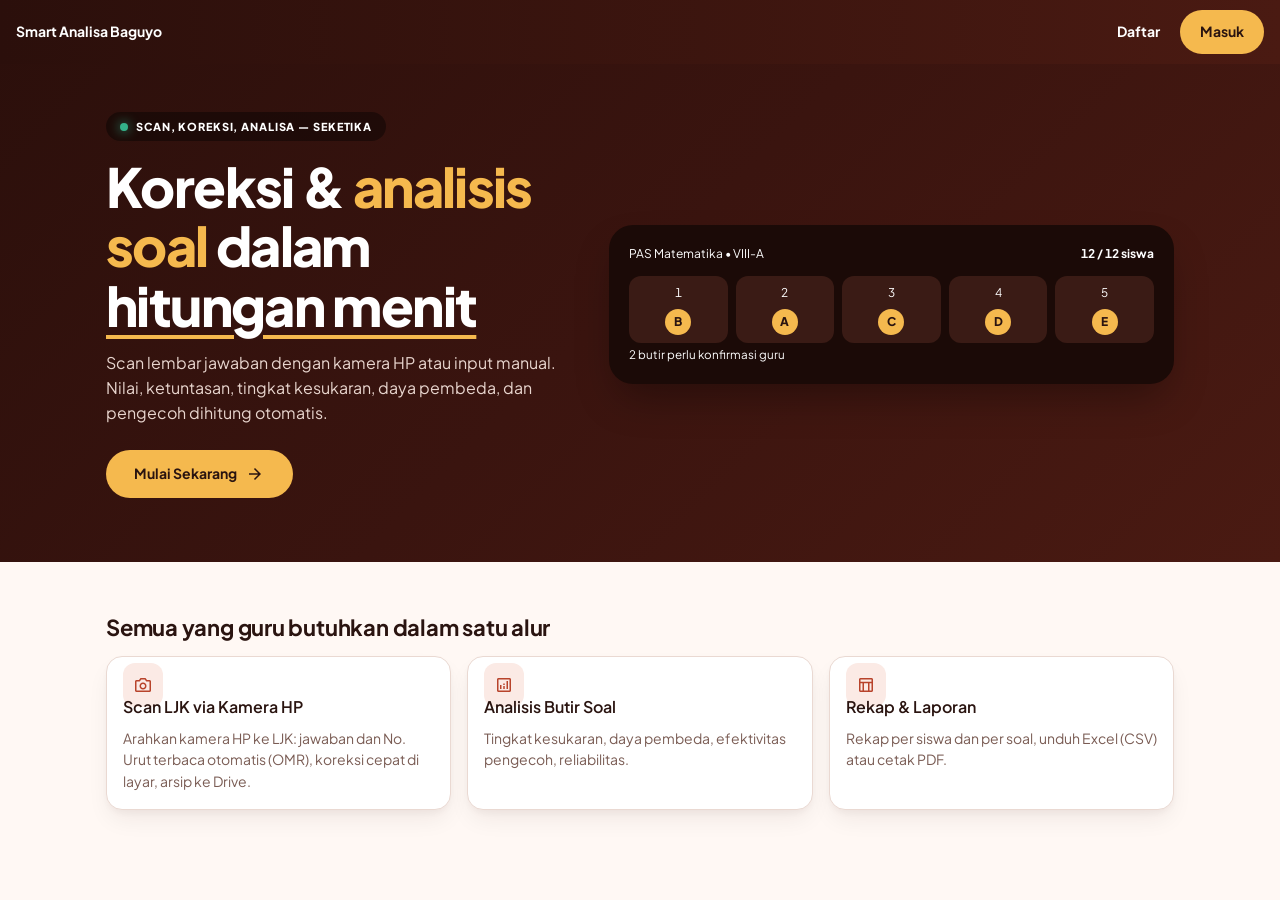
<file: index.html>
<!DOCTYPE html>
<html lang="id" data-theme="light">
<head>
<meta charset="UTF-8">
<meta name="viewport" content="width=device-width, initial-scale=1, viewport-fit=cover">
<meta name="theme-color" content="#2B0F0B">
<title>Smart Analisa Baguyo</title>
<link rel="icon" href="data:image/svg+xml,%3Csvg xmlns='http://www.w3.org/2000/svg' viewBox='0 0 32 32'%3E%3Crect width='32' height='32' rx='8' fill='%23B8432B'/%3E%3Cpath d='M9 17l5 5 9-11' fill='none' stroke='%23fff' stroke-width='3'/%3E%3C/svg%3E">
<link rel="preconnect" href="https://script.google.com"><link rel="preconnect" href="https://script.googleusercontent.com"><link rel="preconnect" href="https://fonts.googleapis.com"><link rel="preconnect" href="https://fonts.gstatic.com" crossorigin>
<link href="https://fonts.googleapis.com/css2?family=Plus+Jakarta+Sans:wght@400;500;600;700;800&display=swap" rel="stylesheet">
<link href="https://fonts.googleapis.com/css2?family=Material+Symbols+Outlined&display=block" rel="stylesheet">
<link rel="stylesheet" href="css/style.css">
</head>
<body>
<div id="sysBar" class="sysbar" hidden></div>
<!-- ═══ LANDING (publik) ═══ -->
<div id="v-landing" class="view">
  <header class="lh"><b>Smart Analisa Baguyo</b><span><button class="btn gh" style="color:#fff" onclick="show('reg')">Daftar</button><button class="btn am" onclick="show('login')">Masuk</button></span></header>
  <section class="hero">
    <div class="wrap hg">
      <div>
        <span class="eyebrow"><i class="dot"></i>SCAN, KOREKSI, ANALISA — SEKETIKA</span>
        <h1>Koreksi &amp; <em>analisis soal</em> dalam <u>hitungan menit</u></h1>
        <p>Scan lembar jawaban dengan kamera HP atau input manual. Nilai, ketuntasan, tingkat kesukaran, daya pembeda, dan pengecoh dihitung otomatis.</p>
        <div class="acts"><button class="btn am lg" onclick="show('login')">Mulai Sekarang <span class="ms">arrow_forward</span></button></div>
      </div>
      <div class="prev"><div class="pk"><span>PAS Matematika • VIII-A</span><b>12 / 12 siswa</b></div>
        <div class="pm"><i>1<s>B</s></i><i>2<s>A</s></i><i>3<s>C</s></i><i>4<s>D</s></i><i>5<s>E</s></i></div>
        <small>2 butir perlu konfirmasi guru</small></div>
    </div>
  </section>
  <section class="wrap sec"><h2>Semua yang guru butuhkan dalam satu alur</h2>
    <div class="g3">
      <div class="card"><span class="ms ic">photo_camera</span><h3>Scan LJK via Kamera HP</h3><p class="mu">Arahkan kamera HP ke LJK: jawaban dan No. Urut terbaca otomatis (OMR), koreksi cepat di layar, arsip ke Drive.</p></div>
      <div class="card"><span class="ms ic">analytics</span><h3>Analisis Butir Soal</h3><p class="mu">Tingkat kesukaran, daya pembeda, efektivitas pengecoh, reliabilitas.</p></div>
      <div class="card"><span class="ms ic">table_chart</span><h3>Rekap &amp; Laporan</h3><p class="mu">Rekap per siswa dan per soal, unduh Excel (CSV) atau cetak PDF.</p></div>
    </div></section>
</div>

<!-- ═══ LOGIN ═══ -->
<div id="v-login" class="view" hidden>
  <div class="lg-box card">
    <b class="brand">Smart Analisa Baguyo</b><h2>Masuk</h2>
    <form onsubmit="return doLogin(event)">
      <label for="un">Username</label><input id="un" autocomplete="username" autocapitalize="none" required placeholder="Username"><label for="pin">Password</label>
      <input id="pin" type="password" autocomplete="current-password" required placeholder="Password">
      <button class="btn pri lg" id="bLogin" type="submit">Masuk</button>
    </form>
    <button class="btn gh" onclick="show('reg')">Belum punya akun? Daftar</button><button class="btn gh" onclick="show('landing')">← Kembali</button>
  </div>
</div>

<!-- ═══ DAFTAR (menunggu persetujuan admin) ═══ -->
<div id="v-reg" class="view" hidden>
  <div class="lg-box card"><b class="brand">Smart Analisa Baguyo</b><h2>Daftar Akun</h2><p class="mu">Akun aktif setelah disetujui Superadmin atau Admin.</p>
    <form onsubmit="return doReg(event)">
      <label for="rg_n">Nama lengkap</label><input id="rg_n" required maxlength="80" autocomplete="name">
      <label for="rg_u">Username</label><input id="rg_u" required maxlength="20" autocapitalize="none" autocomplete="username" placeholder="huruf kecil, angka, titik">
      <label for="rg_e">Email (opsional)</label><input id="rg_e" type="email" maxlength="80">
      <label for="rg_s">Sekolah</label><input id="rg_s" maxlength="80">
      <label for="rg_p">Peran</label><select id="rg_p"><option>Guru</option><option>Operator</option></select>
      <label for="rg_w">Password (min. 8 karakter)</label><input id="rg_w" type="password" minlength="8" required autocomplete="new-password">
      <button class="btn pri lg" id="bReg" type="submit">Kirim Pendaftaran</button>
    </form><button class="btn gh" onclick="show('login')">← Sudah punya akun? Masuk</button></div>
</div>

<!-- ═══ APLIKASI (semua halaman sudah ada di DOM → navigasi 0 ms) ═══ -->
<div id="v-app" class="view" hidden>
  <aside class="side"><b class="brand">Smart Analisa<br><small>BAGUYO ASSESSOR</small></b><nav id="navS"></nav>
    <div class="sf"><button class="nl" onclick="theme()"><span class="ms">dark_mode</span>Mode Gelap</button><button class="nl" onclick="logout()"><span class="ms">logout</span>Keluar</button></div></aside>
  <div class="main">
    <header class="top"><div><small class="mu">Ujian aktif</small><select id="selUj" onchange="setCur(this.value)" aria-label="Pilih ujian"></select></div>
      <div class="tr"><button class="ib" onclick="go('laporan')" aria-label="Laporan"><span class="ms">print</span></button><button class="ib dm" onclick="theme()" aria-label="Mode gelap"><span class="ms">dark_mode</span></button><button id="uName" class="chip" onclick="acctDlg()" aria-label="Akun"></button></div></header>
    <main>
      <section id="p-dashboard" class="pg"></section><section id="p-ujian" class="pg"></section>
      <section id="p-scan" class="pg"></section><section id="p-rekap" class="pg"></section>
      <section id="p-analisis" class="pg"></section><section id="p-siswa" class="pg"></section><section id="p-pengguna" class="pg"></section><section id="p-laporan" class="pg"></section>
    </main>
  </div>
  <nav id="navB" class="bot"></nav>
</div>

<div id="mdl" hidden onclick="if(event.target===this)closeModal()"><div class="mbox" role="dialog" aria-modal="true" aria-labelledby="mT"><div class="row"><h3 id="mT"></h3><button class="ib" onclick="closeModal()" aria-label="Tutup"><span class="ms">close</span></button></div><div id="mB"></div></div></div>
<div id="ljkPrint" aria-hidden="true"></div>
<div id="toast" role="status" aria-live="polite"></div>
<script>
/* Penjaga galat: layar tidak pernah kosong tanpa penjelasan */
(function(){function bar(m){var d=document.getElementById('errbar');if(!d){d=document.createElement('div');d.id='errbar';d.className='sysbar';d.style.cursor='pointer';d.onclick=function(){d.remove();};document.body.appendChild(d);}d.textContent=m+' (ketuk untuk menutup)';}
window.addEventListener('error',function(e){bar('Galat skrip: '+(e.message||'tidak diketahui')+' (baris '+(e.lineno||'?')+')');});
window.addEventListener('unhandledrejection',function(e){bar('Galat: '+((e.reason&&e.reason.message)||e.reason));});
window.addEventListener('load',function(){setTimeout(function(){if(typeof show!=='function')bar('Skrip aplikasi belum termuat. Pastikan folder js/ (config.js, api.js, omr.js, app.js) ikut ter-upload.');},1500);});})();
</script>
<script defer src="js/config.js"></script>
<script defer src="js/api.js"></script>
<script defer src="js/omr.js"></script>
<script defer src="js/app.js"></script>
</body>
</html>
</file>
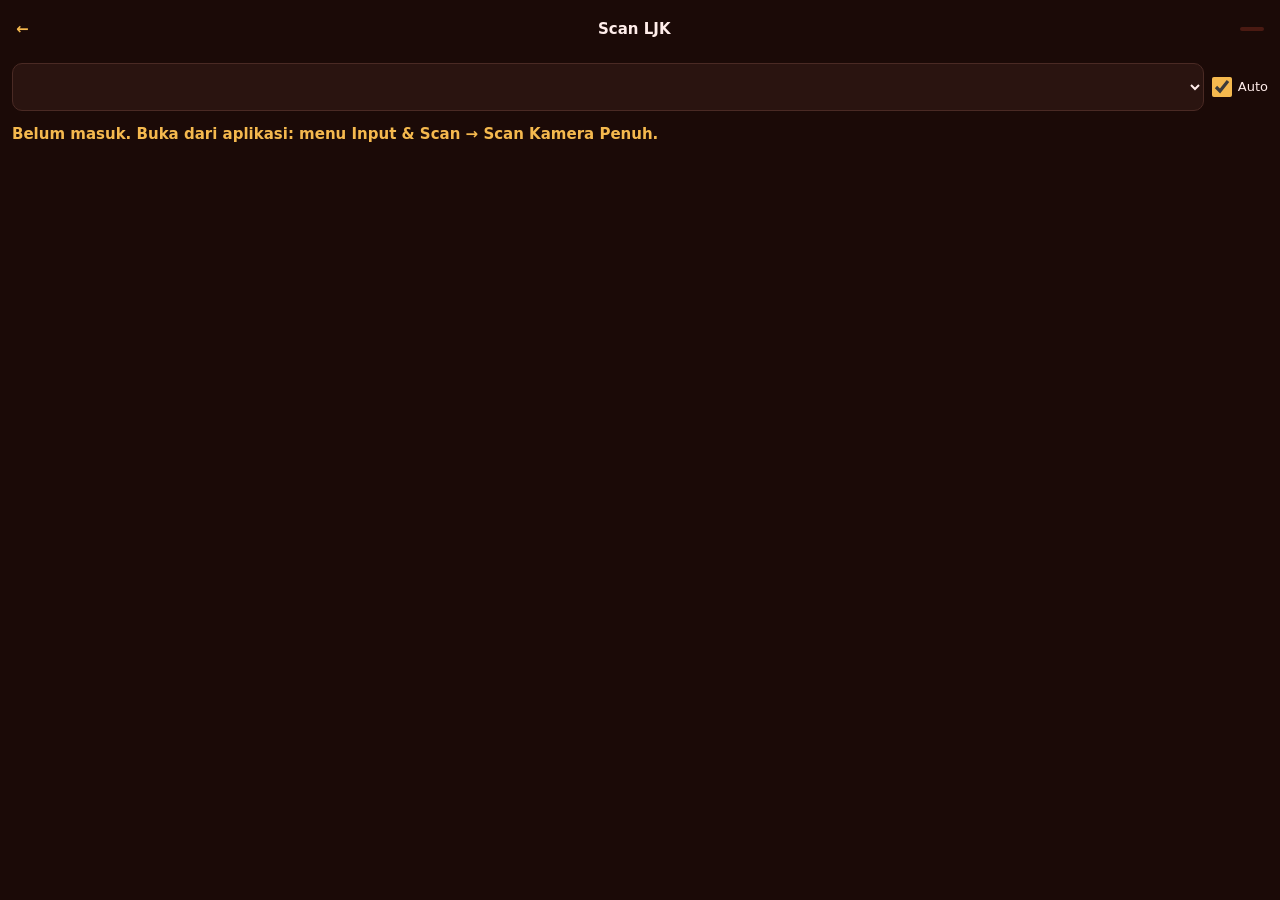
<file: scanner.html>
<!DOCTYPE html><html lang="id"><head><meta charset="UTF-8"><meta name="viewport" content="width=device-width,initial-scale=1,viewport-fit=cover"><title>Scan LJK — Smart Analisa Baguyo</title>
<style>*{box-sizing:border-box;margin:0}body{font:15px/1.5 system-ui,sans-serif;background:#1B0A07;color:#FFEDEA;min-height:100vh;padding:max(8px,env(safe-area-inset-top)) 12px 24px}[hidden]{display:none!important}
header{display:flex;justify-content:space-between;align-items:center;padding:10px 4px;font-weight:700;gap:8px}#prog{background:#4A1A12;border-radius:99px;padding:2px 12px;color:#F5B94E;white-space:nowrap}
#cam{position:relative;border-radius:20px;overflow:hidden;background:#000;min-height:160px}#vid{width:100%;display:block}#ov{position:absolute;inset:0;width:100%;height:100%;pointer-events:none}
.bar{display:flex;gap:8px;align-items:center;margin:12px 0}select{flex:1;min-height:48px;border-radius:10px;border:1px solid #4A2A24;background:#2A1410;color:inherit;padding:0 10px;font:inherit;min-width:0}
button{min-height:48px;border:0;border-radius:99px;padding:0 20px;font:700 15px system-ui;background:#F5B94E;color:#2A1410;cursor:pointer}button.g{background:#4A1A12;color:#fff}button:disabled{opacity:.5}
#st{min-height:44px;color:#E8D5CE;font-weight:600}#st.o{color:#7fe3bf}#st.w{color:#F5B94E}.row{display:flex;gap:8px;flex-wrap:wrap;margin-top:8px}label.a{display:flex;gap:6px;align-items:center;font-size:13px;white-space:nowrap}label.a input{width:20px;height:20px;accent-color:#F5B94E}
#res{background:#2A1410;border:1px solid #4A2A24;border-radius:16px;padding:14px;margin-top:12px}#res h3{font-size:16px;margin-bottom:6px}.tgs{display:flex;gap:6px;flex-wrap:wrap;margin:8px 0}.tg{border-radius:99px;padding:2px 10px;font-size:12px;font-weight:700;background:#4A1A12}.tg.ok{background:#0b7a58}.tg.wr{background:#8a5a0a}
.fx{display:flex;align-items:center;gap:6px;padding:6px 0;border-top:1px solid #4A2A24;flex-wrap:wrap}.fx b{width:30px;color:#F5B94E;text-align:right}.fx button{min-height:40px;width:40px;padding:0;border-radius:50%;background:#4A1A12;color:#fff}.fx button.on{background:#F5B94E;color:#2A1410}.fx small{color:#D9B8B0;margin-left:auto}.fx input.sv{width:76px;min-height:40px;border-radius:10px;border:1px solid #4A2A24;background:#2A1410;color:inherit;padding:0 8px;font:inherit}
#thumb{width:100%;border-radius:10px;margin-top:8px}</style></head><body>
<header><a href="index.html#/scan" style="color:#F5B94E;text-decoration:none" aria-label="Kembali ke aplikasi">←</a><span id="ttl">Scan LJK</span><span id="prog"></span></header>
<div id="cam" hidden><video id="vid" playsinline muted></video><canvas id="ov"></canvas></div>
<div class="bar"><select id="sel" aria-label="Siswa"></select><label class="a"><input type="checkbox" id="auto" checked>Auto</label></div>
<p id="st">Memuat…</p>
<div class="row"><button id="bStart" hidden>Mulai Kamera</button><button id="bShot" class="g" hidden>Ambil Sekarang</button></div>
<div id="res" hidden></div>
<script src="js/config.js"></script><script src="js/api.js"></script><script src="js/omr.js"></script>
<script>
/* ═════════ Halaman scanner (hosting terpisah, mis. GitHub Pages) ═════════ */
const HS = new URLSearchParams(location.hash.slice(1)), UJ = HS.get('u'), $ = i => document.getElementById(i);
try { Auth.token = HS.get('t') || localStorage.getItem('sab_t') || ''; } catch (e) { Auth.token = HS.get('t') || ''; }   // satu origin dengan aplikasi → token dibaca dari penyimpanan browser
const st = (m, c) => { $('st').textContent = m; $('st').className = c || ''; };
let D = null, cur = null, stream = null, loop = 0, busy = false, okN = 0, lastC = null, pend = null, cool = 0, lc = null;
async function init() {
  if (!API_OK) return st('API_URL belum diisi di js/config.js.', 'w');
  if (!Auth.token || !UJ) return st('Belum masuk. Buka dari aplikasi: menu Input & Scan → Scan Kamera Penuh.', 'w');
  try {
    const r = await api('scanData', { ujian: UJ });
    if (!r.success) return st(r.code === 'AUTH' ? 'Sesi berakhir. Masuk ulang di aplikasi.' : r.message, 'w');
    D = r.data; $('ttl').textContent = D.nama + ' • ' + D.kelas; nextS(); draw(); $('bStart').hidden = false; st('Ketuk Mulai Kamera, lalu arahkan ke LJK sampai 4 kotak hitam sudut terlihat.');
  } catch (e) { st('Tidak dapat terhubung ke server. Periksa internet lalu muat ulang.', 'w'); }
}
function nextS() { const n = D.siswa.find(s => !s.done); if (n) cur = n.id; else if (!cur && D.siswa[0]) cur = D.siswa[0].id; }
function draw() { $('prog').textContent = D.siswa.filter(s => s.done).length + '/' + D.siswa.length; const s = $('sel'); s.innerHTML = ''; D.siswa.forEach((x, i) => s.add(new Option((x.done ? '✓ ' : '') + (i + 1) + '. ' + x.nama, x.id))); s.value = cur; }
$('sel').onchange = e => { cur = e.target.value; };
$('bStart').onclick = async () => {
  if (!(navigator.mediaDevices && navigator.mediaDevices.getUserMedia)) return st('Halaman ini tidak diizinkan memakai kamera. Buka lewat alamat HTTPS (GitHub Pages), bukan file lokal atau http.', 'w');
  try {
    const tries = [{ video: { facingMode: { ideal: 'environment' }, width: { ideal: 1920 }, height: { ideal: 1080 } }, audio: false }, { video: { facingMode: 'environment' }, audio: false }, { video: true, audio: false }];
    let err = null; for (const c of tries) { try { stream = await navigator.mediaDevices.getUserMedia(c); err = null; break; } catch (e) { err = e; if (['NotAllowedError', 'NotFoundError', 'NotReadableError', 'SecurityError'].includes(e.name)) break; } }
    if (!stream) throw err || new Error('x');
    try { await stream.getVideoTracks()[0].applyConstraints({ advanced: [{ focusMode: 'continuous' }] }); } catch (e) {}
    const v = $('vid'); v.srcObject = stream; await v.play(); $('cam').hidden = false; $('bStart').hidden = true; $('bShot').hidden = false; okN = 0; tick(); st('Arahkan ke LJK…');
  } catch (e) { st({ NotAllowedError: 'Izin kamera ditolak. Izinkan kamera untuk situs ini di pengaturan browser, lalu muat ulang.', NotFoundError: 'Perangkat tidak punya kamera.', NotReadableError: 'Kamera sedang dipakai aplikasi lain.' }[e.name] || 'Kamera tidak tersedia (' + (e.name || '?') + '). Pastikan halaman dibuka lewat HTTPS.', 'w'); }
};
function guide(det, w, h) {
  const o = $('ov'); o.width = w; o.height = h; const c = o.getContext('2d'); c.lineWidth = 3;
  if (det) { c.strokeStyle = '#34B38A'; c.fillStyle = 'rgba(52,179,138,.18)'; c.beginPath(); det.pts.forEach((p, i) => i ? c.lineTo(p.x, p.y) : c.moveTo(p.x, p.y)); c.closePath(); c.fill(); c.stroke(); }
  else { const mh = Math.min(h * 0.92, w * 0.7 * 1.414), bw = mh / 1.414; c.strokeStyle = 'rgba(255,255,255,.7)'; c.setLineDash([10, 8]); c.strokeRect((w - bw) / 2, (h - mh) / 2, bw, mh); }
}
function tick() {
  if (!stream) return; const v = $('vid');
  if (v.videoWidth && !busy) {
    const w = 480, h = Math.round(w * v.videoHeight / v.videoWidth); lc = lc || document.createElement('canvas'); lc.width = w; lc.height = h; const x = lc.getContext('2d', { willReadFrequently: true }); x.drawImage(v, 0, 0, w, h);
    let det = null; try { det = findMarkers(toGray(x.getImageData(0, 0, w, h)), w); } catch (e) {} guide(det, w, h);
    if (!det) { okN = 0; lastC = null; st('Arahkan ke LJK — 4 kotak hitam sudut harus terlihat'); }
    else if (det.frac < 0.28) { okN = 0; st('Dekatkan kamera sampai LJK memenuhi layar', 'w'); }
    else { const c = det.pts.reduce((a, p) => ({ x: a.x + p.x / 4, y: a.y + p.y / 4 }), { x: 0, y: 0 }); okN = lastC && Math.hypot(c.x - lastC.x, c.y - lastC.y) < w * 0.02 ? okN + 1 : 1; lastC = c;
      if (pend) st('Periksa hasil di bawah, lalu Simpan atau Ulangi', 'o');
      else if (okN >= 5 && Date.now() > cool) { st('Membaca…', 'o'); return shot(); }
      else st('LJK terdeteksi — tahan stabil…', 'o'); }
  }
  loop = setTimeout(tick, 250);
}
$('bShot').onclick = () => shot();
function shot() {
  if (busy) return; busy = true; const v = $('vid'), r = Math.min(1, 1600 / Math.max(v.videoWidth, v.videoHeight)), c = document.createElement('canvas'); c.width = Math.round(v.videoWidth * r); c.height = Math.round(v.videoHeight * r); c.getContext('2d').drawImage(v, 0, 0, c.width, c.height);
  setTimeout(() => { try { const res = scanGray(toGray(c.getContext('2d').getImageData(0, 0, c.width, c.height)), D.spec); if (!res.ok) { st(res.why, 'w'); } else show(res); } catch (e) { st('Gagal membaca: ' + e.message, 'w'); } finally { busy = false; if (stream && !pend) { clearTimeout(loop); loop = setTimeout(tick, 400); } } }, 20);
}
function show(r) {
  const ss = D.siswa; let who = '';
  if (r.noUrut !== null && r.noUrut >= 1 && r.noUrut <= ss.length) { cur = ss[r.noUrut - 1].id; who = 'No. Urut ' + r.noUrut + ' → ' + ss[r.noUrut - 1].nama; } else who = 'No. Urut tidak terbaca — memakai siswa terpilih: ' + (ss.find(s => s.id === cur) || {}).nama;
  const cv = document.createElement('canvas'); cv.width = r.wg.w; cv.height = r.wg.h; const cx = cv.getContext('2d'), im = cx.createImageData(r.wg.w, r.wg.h);
  for (let i = 0, j = 0; i < r.wg.d.length; i++, j += 4) { im.data[j] = im.data[j + 1] = im.data[j + 2] = r.wg.d[i]; im.data[j + 3] = 255; } cx.putImageData(im, 0, 0);
  const jpg = cv.toDataURL('image/jpeg', 0.55), ans = {}, skor = {}, flag = {}, hasPG = Object.keys(r.q).length > 0;
  Object.keys(r.q).forEach(n => { const q = r.q[n]; if (q.a) ans[n] = q.a; if (q.st !== 'ok') flag[n] = q.st; });
  Object.keys(r.s).forEach(n => { const q = r.s[n]; if (q.v !== null) skor[n] = q.v; if (q.st !== 'ok') flag[n] = q.st; });
  paintRead(cx, D.spec, r);
  pend = { ans: ans, skor: skor, flag: flag, hasPG: hasPG, total: Object.keys(r.q).length + Object.keys(r.s).length, page: r.page, pages: r.pages, jpg: jpg, ov: cv.toDataURL('image/jpeg', 0.6), who: who, lc: r.lowContrast }; navigator.vibrate && navigator.vibrate(60); paint();
  const bad = Object.keys(flag).filter(k => flag[k] !== 'kosong').length; if ($('auto').checked && !bad && (Object.keys(ans).length || Object.keys(skor).length)) save();
}
const itMax = no => { const it = D.items.find(x => x.no === no); return it ? it.max : 99; };
function paint() {
  const p = pend, ks = Object.keys(p.flag), bad = ks.filter(k => p.flag[k] !== 'kosong'), rs = $('res'); rs.hidden = false;
  rs.innerHTML = '<h3>' + p.who + (p.pages > 1 ? ' • halaman ' + p.page + '/' + p.pages : '') + '</h3><div class="tgs"><span class="tg ok">' + (p.total - ks.length) + ' terbaca</span><span class="tg wr">' + bad.length + ' perlu dicek</span><span class="tg">' + (ks.length - bad.length) + ' kosong</span></div>' + (p.pages > 1 ? '<p style="color:#D9B8B0;font-size:13px">LJK berhalaman banyak: pindai tiap halaman, hasil digabung untuk siswa yang sama.</p>' : '') + (p.lc ? '<p style="color:#F5B94E">Foto kurang kontras — periksa teliti atau foto ulang.</p>' : '')
    + ks.map(k => { const n = +k; return n <= 100
      ? '<div class="fx"><b>' + noLabel(n) + '</b>' + ['A', 'B', 'C', 'D', 'E'].map(l => '<button data-k="' + k + '" data-l="' + l + '" class="' + (p.ans[k] === l ? 'on' : '') + '">' + l + '</button>').join('') + '<small>' + p.flag[k] + '</small></div>'
      : '<div class="fx"><b>' + noLabel(n) + '</b><input class="sv" data-k="' + k + '" type="number" inputmode="decimal" min="0" max="' + itMax(n) + '" step="0.5" value="' + (p.skor[k] === undefined ? '' : p.skor[k]) + '" aria-label="Skor ' + noLabel(n) + '"> / ' + itMax(n) + '<small>' + p.flag[k] + '</small></div>'; }).join('')
    + '<img id="thumb" alt="Hasil bacaan" src="' + p.ov + '"><div class="row"><button id="bSave">Simpan &amp; Lanjut</button><button class="g" id="bRe">Ulangi</button></div>';
  rs.querySelectorAll('.fx button').forEach(b => b.onclick = () => { const k = b.dataset.k, l = b.dataset.l; if (p.ans[k] === l) delete p.ans[k]; else p.ans[k] = l; p.flag[k] = 'diperbaiki'; paint(); });
  rs.querySelectorAll('.fx input.sv').forEach(i => i.onchange = () => { const k = i.dataset.k; if (i.value === '') delete p.skor[k]; else { let x = Math.round(+i.value * 100) / 100; if (isNaN(x) || x < 0) x = 0; if (x > itMax(+k)) x = itMax(+k); p.skor[k] = x; i.value = x; } p.flag[k] = 'diperbaiki'; });
  $('bSave').onclick = save; $('bRe').onclick = () => { pend = null; rs.hidden = true; cool = Date.now() + 1500; okN = 0; };
}
async function save() {
  if (!pend) return; const p = pend, sid = cur, s = D.siswa.find(a => a.id === sid); $('bSave') && ($('bSave').disabled = true); st('Menyimpan ' + s.nama + '…', 'o');
  try {
    const body = { ujian: UJ, sid: sid, sumber: 'Scan' }; if (p.hasPG) body.ans = p.ans; if (Object.keys(p.skor).length) body.skor = p.skor;
    const x = await api('saveJawaban', body); if (!x.success) throw new Error(x.message);
    s.done = true; navigator.vibrate && navigator.vibrate(80); api('uploadFoto', { ujian: UJ, sid: sid, b64: p.jpg.split(',')[1] });
    pend = null; $('res').hidden = true; cool = Date.now() + 2500; okN = 0; const n = D.siswa.find(a => !a.done); cur = n ? n.id : sid; draw();
    st(n ? '✓ ' + s.nama + ' tersimpan. Ganti lembar berikutnya.' : '✓ Semua siswa sudah terkoreksi. Kembali ke aplikasi.', 'o');
  } catch (e) { st('Gagal menyimpan: ' + e.message + '. Ketuk Simpan untuk mencoba lagi.', 'w'); $('bSave') && ($('bSave').disabled = false); }
}
window.addEventListener('error', e => st('Galat: ' + e.message, 'w'));
init();
</script></body></html>
</file>
<file: css/style.css>
/* Smart Analisa Baguyo — gaya (tema terang/gelap, mobile-first) */
:root{--bg:#FFF8F4;--card:#fff;--tx:#2A1410;--mu:#7A5C54;--bd:#EAD9D2;--pr:#B8432B;--tint:#FBEAE5;--am:#F5B94E;--gr:#34B38A;--dk1:#2B0F0B;--dk2:#4A1A12;--rd:#ba1a1a;--sh:0 4px 6px -1px rgba(42,20,16,.04),0 12px 24px -4px rgba(42,20,16,.07)}
[data-theme=dark]{--bg:#1B0A07;--card:#2A1410;--tx:#FFEDEA;--mu:#D9B8B0;--bd:#4A2A24;--tint:#3A1B15;--sh:none}
*{box-sizing:border-box;margin:0}
html{-webkit-text-size-adjust:100%}
body{font:14px/1.55 'Plus Jakarta Sans',system-ui,sans-serif;background:var(--bg);color:var(--tx);font-variant-numeric:tabular-nums}
[hidden]{display:none!important}
.ms{font-family:'Material Symbols Outlined';font-size:20px;line-height:1;vertical-align:middle;font-weight:400}
.mu{color:var(--mu)}.wrap{max-width:1100px;margin:0 auto;padding:0 16px}
h1{font-size:clamp(32px,6vw,54px);line-height:1.1;font-weight:800;letter-spacing:-.03em}h2{font-size:22px;font-weight:700;letter-spacing:-.01em;margin-bottom:12px}h3{font-size:16px;font-weight:600;margin-bottom:8px}
button,input,select{font:inherit;color:inherit}
:focus-visible{outline:2px solid var(--pr);outline-offset:2px}
.btn{min-height:44px;padding:0 20px;border:0;border-radius:999px;font-weight:700;cursor:pointer;display:inline-flex;align-items:center;gap:8px;justify-content:center;transition:transform .15s,box-shadow .15s}
.btn:active{transform:scale(.97)}.btn:disabled{opacity:.6}
.pri{background:var(--pr);color:#fff}.am{background:var(--am);color:#2A1410}.gh{background:transparent;color:var(--mu)}.lg{min-height:48px;padding:0 28px}
.card{background:var(--card);border:1px solid var(--bd);border-radius:16px;box-shadow:var(--sh);padding:16px;margin-bottom:16px}
input,select{min-height:44px;padding:0 12px;border:1px solid var(--bd);border-radius:8px;background:var(--card);max-width:100%}
input:focus,select:focus{border-color:var(--pr);outline:none;box-shadow:0 0 0 1.5px var(--pr)}
label{font-weight:600;font-size:12px;display:block;margin:12px 0 4px}
.row{display:flex;flex-wrap:wrap;gap:8px;align-items:center}.row>input{flex:1 1 140px}
/* landing */
.lh{position:fixed;top:0;left:0;right:0;height:64px;display:flex;justify-content:space-between;align-items:center;padding:0 16px;background:linear-gradient(90deg,var(--dk1),var(--dk2));color:#fff;z-index:5}
.hero{background:linear-gradient(135deg,var(--dk1),#3A140F 50%,var(--dk2));color:#fff;padding:112px 0 64px}
.hg{display:grid;gap:32px;align-items:center}
.hero em{color:var(--am);font-style:normal}.hero u{text-decoration-color:var(--am);text-decoration-thickness:4px;text-underline-offset:8px}
.hero p{color:#E8D5CE;font-size:16px;margin:16px 0 24px;max-width:520px}
.eyebrow{display:inline-flex;gap:8px;align-items:center;background:rgba(0,0,0,.4);border-radius:999px;padding:6px 14px;font-size:11px;font-weight:800;letter-spacing:.08em;margin-bottom:16px}
.dot{width:8px;height:8px;border-radius:50%;background:var(--gr);box-shadow:0 0 12px var(--gr);display:inline-block}
.prev{background:#1B0A07;border-radius:24px;padding:20px;box-shadow:0 20px 40px -10px rgba(0,0,0,.35)}
.pk{display:flex;justify-content:space-between;font-size:12px;margin-bottom:12px}.pm{display:flex;gap:8px}
.pm i{flex:1;font-style:normal;background:#3A1B15;border-radius:12px;padding:8px;text-align:center;font-size:12px}.pm s{display:block;text-decoration:none;background:var(--am);color:#2A1410;border-radius:50%;width:26px;height:26px;line-height:26px;margin:6px auto 0;font-weight:800}
.sec{padding:48px 16px}.g3{display:grid;gap:16px}.ic{color:var(--pr);background:var(--tint);border-radius:12px;padding:10px;margin-bottom:12px}
/* login */
#v-login,#v-reg{min-height:100vh;display:grid;place-items:center;padding:16px;background:linear-gradient(135deg,var(--dk1),var(--dk2))}
#v-login:not([hidden]),#v-reg:not([hidden]){display:grid}.lg-box{width:100%;max-width:380px}.lg-box input{width:100%;margin-bottom:16px}.lg-box .btn{width:100%}.brand{color:var(--pr);display:block;margin-bottom:8px}
/* app shell */
.side{display:none}.main{min-height:100vh;padding-bottom:84px}
.top{position:sticky;top:0;z-index:4;display:flex;justify-content:space-between;align-items:center;gap:8px;padding:10px 16px;padding-top:max(10px,env(safe-area-inset-top));background:var(--bg);border-bottom:1px solid var(--bd)}
.top select{max-width:52vw;font-weight:700}.tr{display:flex;gap:8px;align-items:center}.dm{display:none}
.ib{width:44px;height:44px;border-radius:50%;border:0;background:var(--tint);cursor:pointer}
.chip{background:var(--tint);color:var(--pr);border-radius:999px;padding:4px 12px;font-size:12px;font-weight:700}
.pg{display:none;padding:16px;max-width:1100px;margin:0 auto;animation:in .18s ease-out}.pg.on{display:block}
@keyframes in{from{opacity:0;transform:translateY(6px)}to{opacity:1;transform:none}}
.bot{position:fixed;bottom:0;left:0;right:0;display:flex;background:var(--card);border-top:1px solid var(--bd);padding-bottom:env(safe-area-inset-bottom);z-index:6}
.nl{flex:1;min-height:56px;border:0;background:none;color:var(--mu);font-size:10px;font-weight:600;cursor:pointer;display:flex;flex-direction:column;align-items:center;justify-content:center;gap:2px}
.nl.on{color:var(--pr)}.nl.on .ms{background:var(--tint);border-radius:999px;padding:2px 14px}
@media(min-width:900px){
 .hg{grid-template-columns:5fr 6fr}.g3{grid-template-columns:repeat(3,1fr)}
 .side{display:flex;flex-direction:column;position:fixed;inset:0 auto 0 0;width:240px;background:linear-gradient(180deg,var(--dk1),var(--dk2));padding:20px 12px;z-index:5}
 .side .brand{color:#fff;padding:0 8px 16px}.side small{color:var(--am);font-size:10px;letter-spacing:.08em}
 .side nav{flex:1;display:flex;flex-direction:column;gap:4px}
 .side .nl{flex:none;flex-direction:row;gap:12px;justify-content:flex-start;padding:0 16px;border-radius:999px;color:#E8D5CE;font-size:14px}
 .side .nl.on{background:var(--am);color:#2A1410}.side .nl.on .ms{background:none;padding:0}
 .main{margin-left:240px;padding-bottom:0}.bot,.top .ib{display:none}.dm{display:none}.pg{padding:24px}}
/* data */
.kpis{display:grid;grid-template-columns:repeat(2,1fr);gap:12px;margin-bottom:16px}.kpis .card{margin:0}
.kpi b{display:block;font-size:26px;font-weight:800;color:var(--pr)}
.two{display:grid;gap:16px}@media(min-width:900px){.two{grid-template-columns:2fr 1fr}.kpis{grid-template-columns:repeat(4,1fr)}}
.bars{display:flex;gap:8px;align-items:flex-end;height:160px}.bar{flex:1;height:100%;display:flex;flex-direction:column;justify-content:flex-end;align-items:center;font-size:11px;gap:2px}
.bar i{width:100%;background:var(--pr);border-radius:8px 8px 0 0;min-height:2px;transition:height .3s}.bar span{color:var(--mu)}
.donut{width:140px;height:140px;border-radius:50%;display:grid;place-items:center;margin:8px auto}.donut b{background:var(--card);width:100px;height:100px;border-radius:50%;display:grid;place-items:center;font-size:22px}
.tw{overflow-x:auto;border:1px solid var(--bd);border-radius:12px;background:var(--card)}
table{width:100%;border-collapse:collapse;min-width:520px}th{background:var(--tint);text-align:left;font-size:11px;letter-spacing:.06em;text-transform:uppercase;padding:10px 12px;position:sticky;top:0}td{padding:10px 12px;border-top:1px solid var(--bd)}
tr.cl{cursor:pointer}tr.cl:hover{background:var(--tint)}
.tg{border-radius:999px;padding:2px 10px;font-size:11px;font-weight:700;background:var(--tint);color:var(--pr)}.ok{background:#E6F7F1;color:#0b7a58}.wr{background:#FEF7EA;color:#8a5a0a}
.prog{height:8px;background:var(--tint);border-radius:99px;overflow:hidden}.prog i{display:block;height:100%;background:var(--pr);transition:width .3s}
.krow{display:flex;align-items:center;gap:12px;padding:6px 0;border-top:1px solid var(--bd)}.krow>b{width:28px;color:var(--pr);text-align:right}
.bub{display:flex;gap:8px}.b{width:44px;height:44px;border-radius:50%;border:1px solid var(--bd);background:var(--tint);font-weight:700;cursor:pointer;transition:transform .1s,background .15s}
.b:active{transform:scale(.9)}.b.on{background:var(--tx);color:var(--bg);border-color:var(--tx)}
.cam{background:#1B0A07;border-radius:24px;padding:12px;color:#fff;margin-bottom:16px}
.cam img{width:100%;border-radius:12px;background:#000}
.pp{display:flex;gap:8px;align-items:center;margin-bottom:6px}.pp span{width:18px;font-weight:700}.pp div{flex:1;height:10px;background:var(--tint);border-radius:9px;overflow:hidden}.pp i{display:block;height:100%;background:var(--am)}.pp i.k{background:var(--gr)}
.empty{text-align:center;padding:40px 16px;color:var(--mu)}
#toast{position:fixed;left:50%;bottom:90px;transform:translate(-50%,20px);background:var(--tx);color:var(--bg);padding:10px 18px;border-radius:999px;opacity:0;pointer-events:none;transition:.2s;z-index:99;max-width:90vw;font-weight:600}
#toast.on{opacity:1;transform:translate(-50%,0)}#toast.err{background:var(--rd);color:#fff}
@media(prefers-reduced-motion:reduce){*{animation:none!important;transition:none!important}}
@media print{.side,.top,.bot,.btn,#toast{display:none!important}.main{margin:0}.pg{display:none}.pg.on{display:block}}
.lg-box select{width:100%;margin-bottom:16px}.lg-box label+input,.lg-box label+select{margin-bottom:4px}#v-reg{overflow:auto}.bot{overflow-x:auto}.bot .nl{min-width:68px}
/* scan OMR */
.vw{position:relative;margin-top:8px}.vw video{width:100%;height:auto;display:block;border-radius:12px;background:#000}.vw canvas{position:absolute;inset:0;width:100%;height:100%;pointer-events:none;border-radius:12px}
.camctl{margin-top:8px;justify-content:space-between;flex-wrap:nowrap}.camst{font-size:13px;font-weight:600;flex:1}.camst[data-k=o]{color:#7fe3bf}.camst[data-k=w]{color:var(--am)}
.chk{display:flex;gap:8px;align-items:center;font-size:12px;font-weight:500;margin:10px 0 0;color:#E8D5CE}.chk input{min-height:0;width:18px;height:18px;accent-color:var(--am)}
.camtip{display:block;margin-top:8px;color:#D9B8B0;font-size:11px;line-height:1.5}.camup{margin:0;color:#fff;border:1px solid #fff4}
.wc{color:#9a6208}[data-theme=dark] .wc{color:var(--am)}
.ovimg{width:100%;border-radius:8px;cursor:zoom-in;border:1px solid var(--bd);margin:4px 0}
.krow{flex-wrap:wrap}.krow.ragu{background:rgba(245,185,78,.18)}.krow.ganda{background:rgba(186,26,26,.14)}.krow.kosong{background:rgba(122,92,84,.10)}
.fl{font-size:11px;font-weight:700;margin-left:auto;color:var(--mu)}.krow.ragu .fl{color:#9a6208}.krow.ganda .fl{color:var(--rd)}
[data-theme=dark] .krow.ragu .fl{color:var(--am)}[data-theme=dark] .krow.ganda .fl{color:#ff9d94}
#mdl{position:fixed;inset:0;background:rgba(0,0,0,.6);z-index:50;display:grid;place-items:center;padding:16px}
.mbox{background:var(--card);border:1px solid var(--bd);border-radius:16px;max-width:560px;width:100%;max-height:90vh;overflow:auto;padding:16px}.mbox h3{margin:0}.mbox .row:first-child{justify-content:space-between;margin-bottom:8px}
#ljkPrint{display:none}
@media print{body.pj{background:#fff!important;color:#000!important;margin:0}body.pj>*:not(#ljkPrint){display:none!important}body.pj #ljkPrint{display:block}
 #ljkPrint .sheet{width:210mm;height:296mm;overflow:hidden;break-after:page;page-break-after:always}#ljkPrint .sheet:last-child{break-after:auto;page-break-after:auto}}
.sysbar{position:fixed;z-index:60;left:0;right:0;top:0;background:#ba1a1a;color:#fff;padding:10px 14px;font-size:13px;font-weight:600;text-align:center}
button.chip{border:0;cursor:pointer;min-height:36px;font-family:inherit}
.chip{max-width:36vw;overflow:hidden;text-overflow:ellipsis;white-space:nowrap}
.top>div:first-child{min-width:0;flex:1 1 auto}.top select{max-width:100%}.tr{flex:0 1 auto;min-width:0}
/* v3.2: editor soal, skor, pengguna */
.ct{display:flex;align-items:center;gap:6px;margin:0;font-weight:600}.ct input{width:80px;flex:none}
.sk{display:inline-flex;align-items:center;gap:6px;margin:0 0 0 auto;font-size:13px;color:var(--mu);white-space:nowrap}.sk input{width:76px;min-height:40px;flex:none}
.krow>input{min-height:40px;flex:1 1 120px;min-width:0}
h4{margin:14px 0 4px;font-size:14px;color:var(--pr)}
</file>
